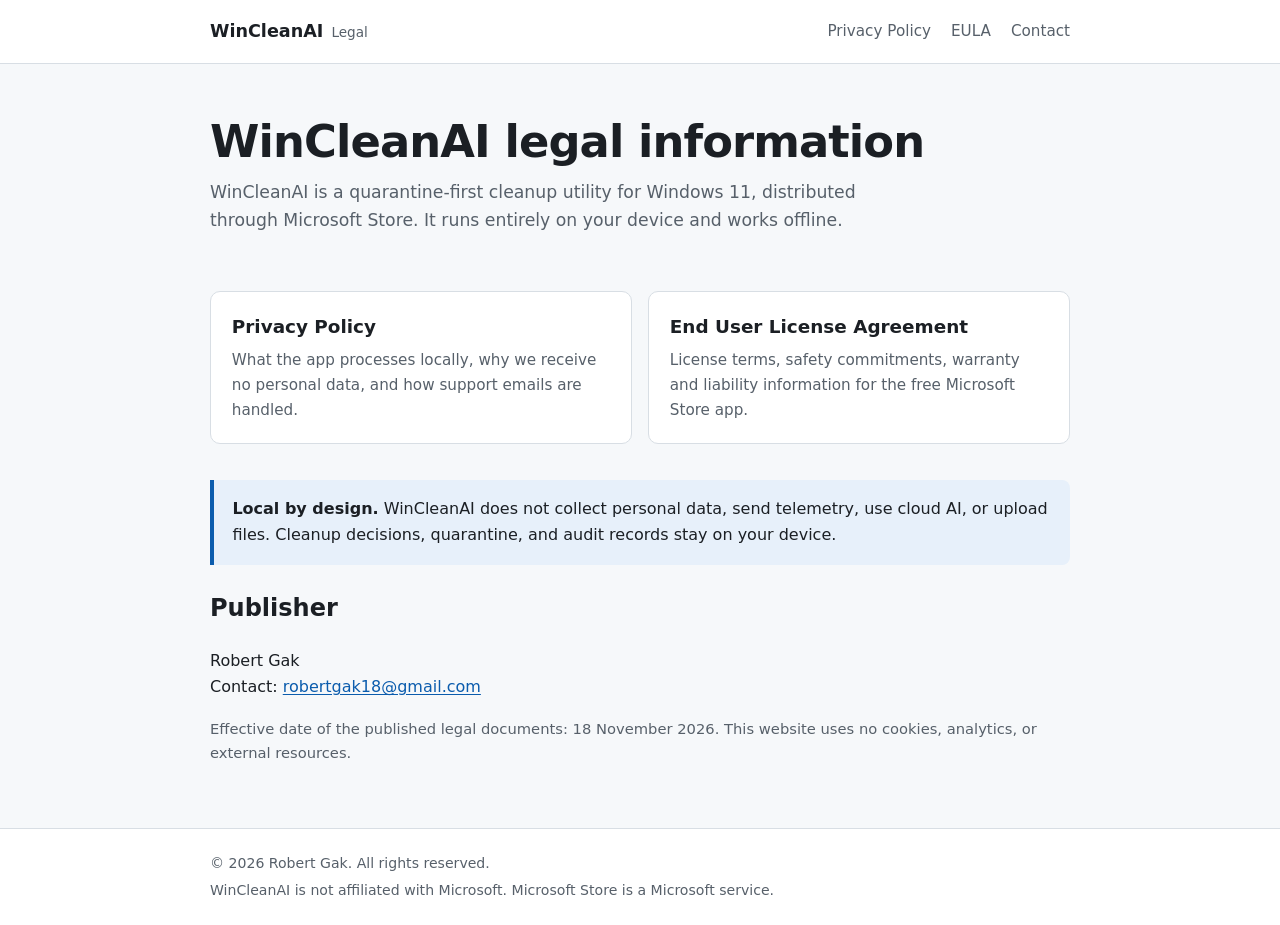
<file: index.html>
<!DOCTYPE html>
<html lang="en">
<head>
  <meta charset="utf-8">
  <meta name="viewport" content="width=device-width, initial-scale=1">
  <title>WinCleanAI — Legal information</title>
  <meta name="description" content="Privacy Policy and End User License Agreement for WinCleanAI, a local-only Windows 11 cleanup utility by Robert Gak.">
  <meta name="theme-color" content="#0b5cad">
  <link rel="stylesheet" href="styles.css">
</head>
<body>
  <a class="skip-link" href="#main">Skip to content</a>

  <header class="site-header">
    <div class="wrap">
      <a class="brand" href="index.html">WinCleanAI <span>Legal</span></a>
      <nav class="site-nav" aria-label="Legal documents">
        <a href="privacy.html">Privacy Policy</a>
        <a href="eula.html">EULA</a>
        <a href="mailto:robertgak18@gmail.com">Contact</a>
      </nav>
    </div>
  </header>

  <main id="main" class="wrap">
    <section class="hero">
      <h1>WinCleanAI legal information</h1>
      <p>
        WinCleanAI is a quarantine-first cleanup utility for Windows 11, distributed
        through Microsoft Store. It runs entirely on your device and works offline.
      </p>
    </section>

    <div class="card-grid">
      <a class="card" href="privacy.html">
        <h2>Privacy Policy</h2>
        <p>
          What the app processes locally, why we receive no personal data, and how
          support emails are handled.
        </p>
      </a>
      <a class="card" href="eula.html">
        <h2>End User License Agreement</h2>
        <p>
          License terms, safety commitments, warranty and liability information for
          the free Microsoft Store app.
        </p>
      </a>
    </div>

    <div class="notice">
      <p>
        <strong>Local by design.</strong> WinCleanAI does not collect personal data,
        send telemetry, use cloud AI, or upload files. Cleanup decisions, quarantine,
        and audit records stay on your device.
      </p>
    </div>

    <section aria-labelledby="publisher">
      <h2 id="publisher">Publisher</h2>
      <p>
        Robert Gak<br>
        Contact: <a href="mailto:robertgak18@gmail.com">robertgak18@gmail.com</a>
      </p>
      <p class="section-note">
        Effective date of the published legal documents: 18 November 2026.
        This website uses no cookies, analytics, or external resources.
      </p>
    </section>
  </main>

  <footer class="site-footer">
    <div class="wrap">
      <p>&copy; 2026 Robert Gak. All rights reserved.</p>
      <p>WinCleanAI is not affiliated with Microsoft. Microsoft Store is a Microsoft service.</p>
    </div>
  </footer>
</body>
</html>
</file>
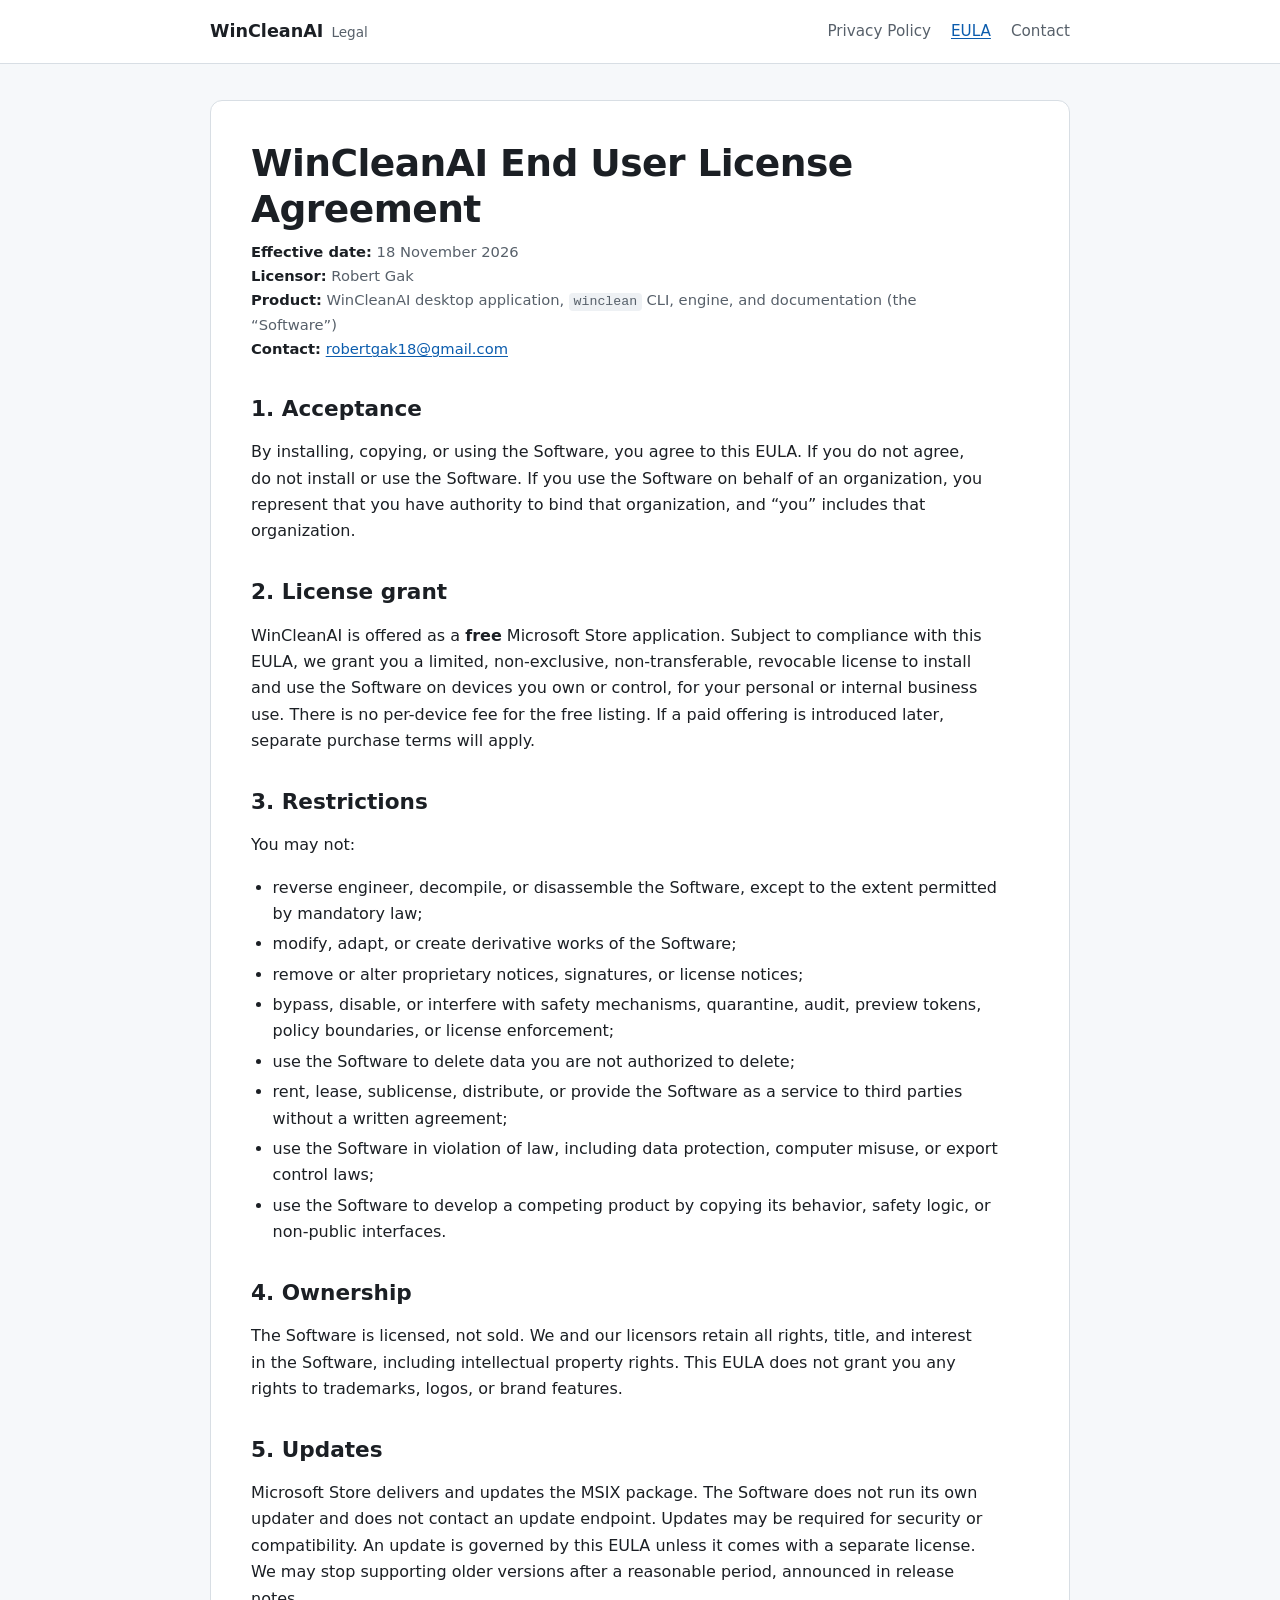
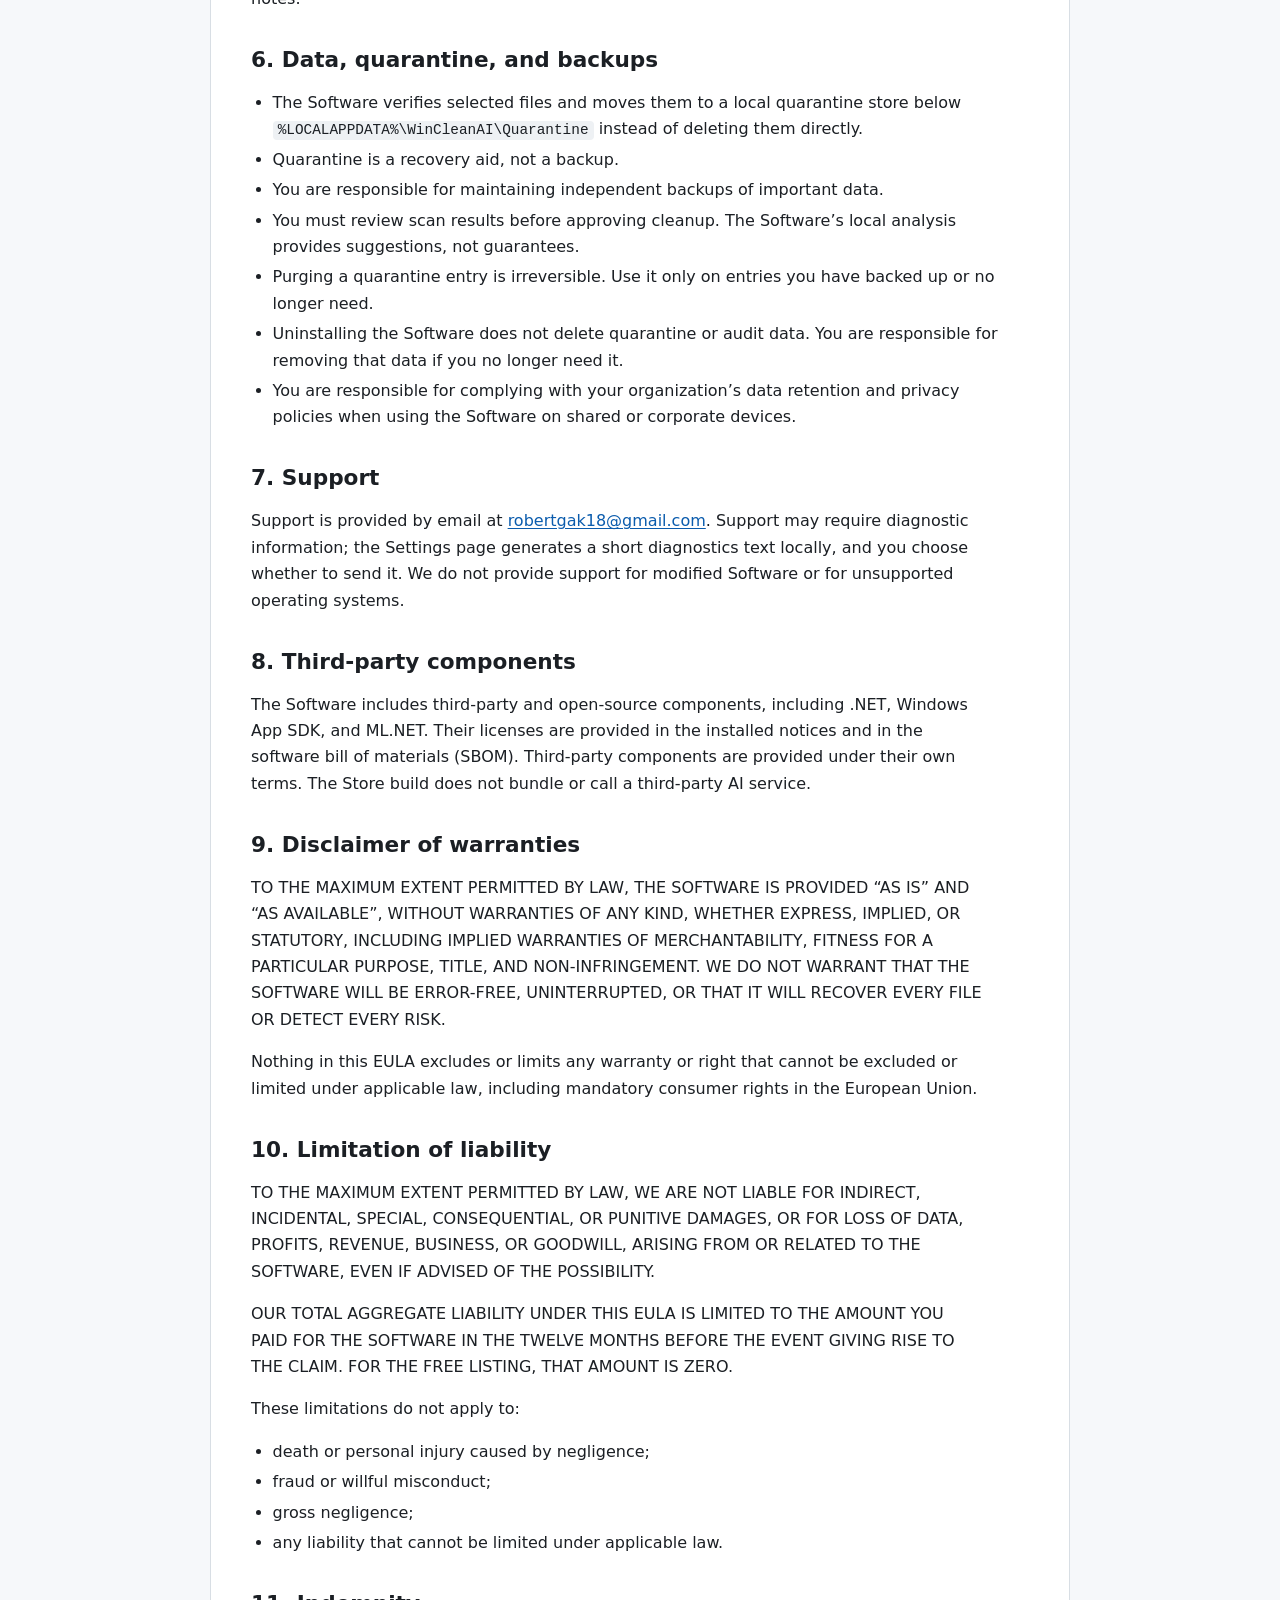
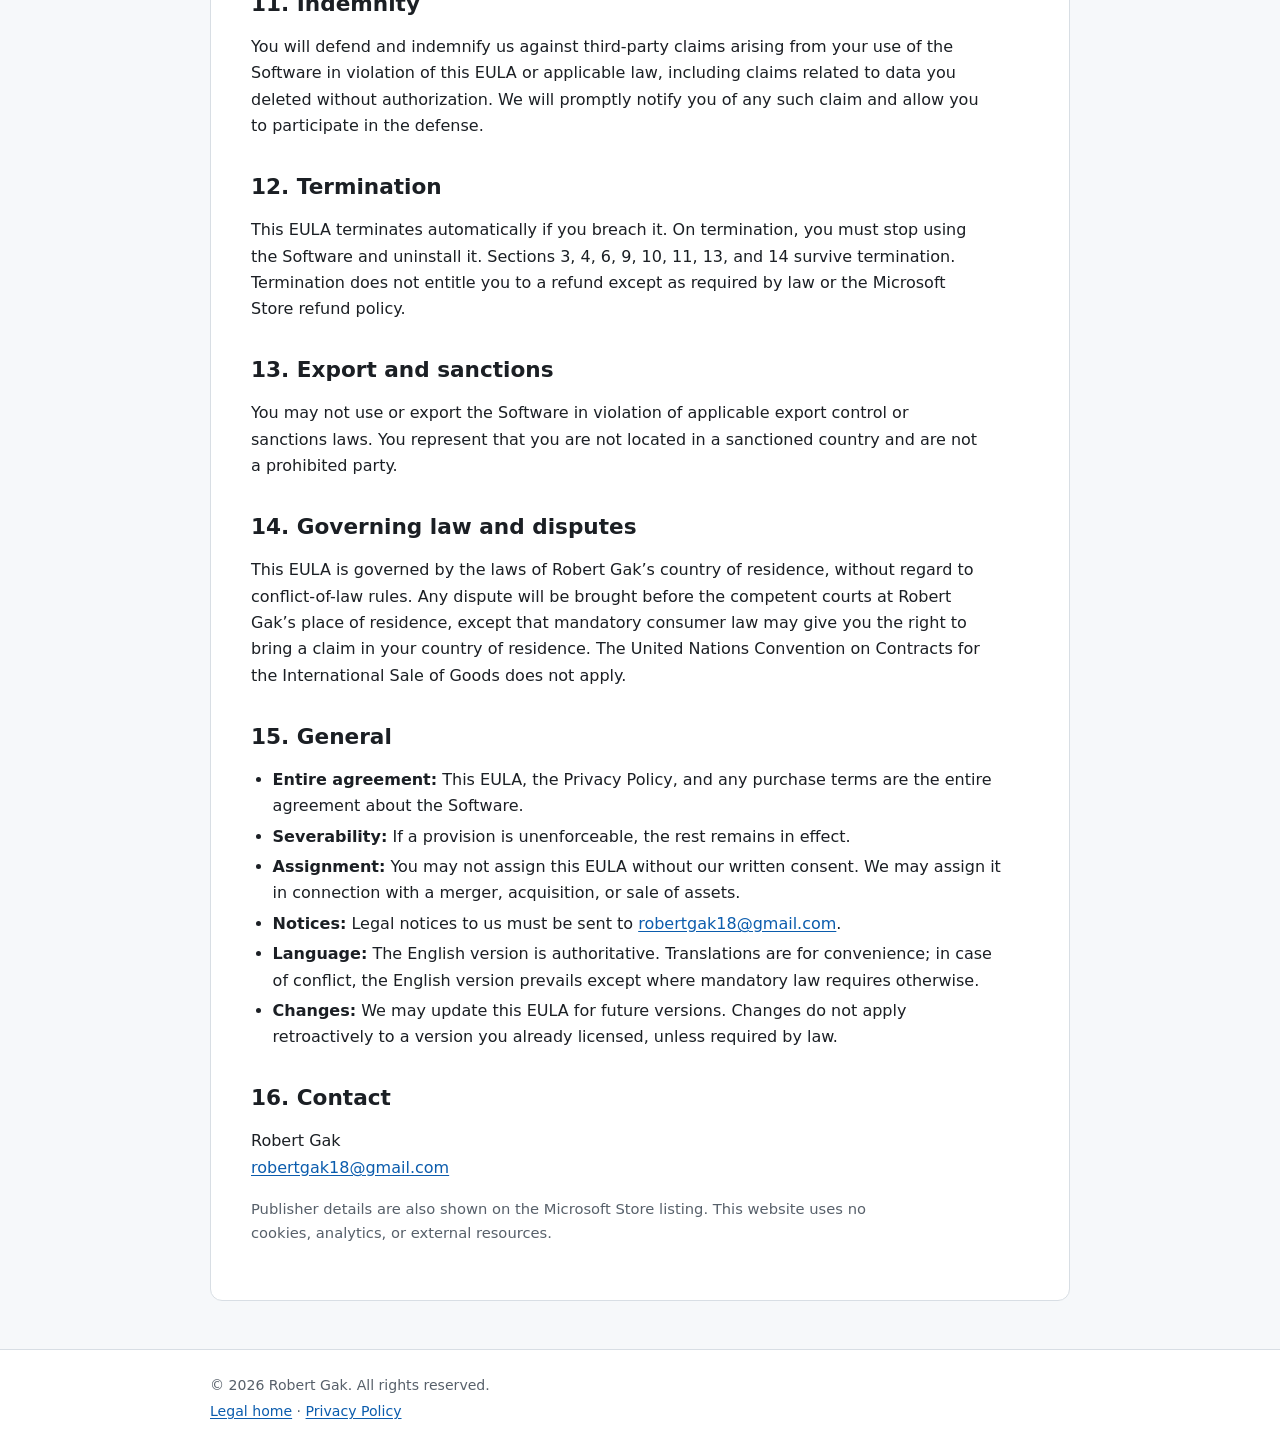
<file: eula.html>
<!DOCTYPE html>
<html lang="en">
<head>
  <meta charset="utf-8">
  <meta name="viewport" content="width=device-width, initial-scale=1">
  <title>WinCleanAI End User License Agreement</title>
  <meta name="description" content="End User License Agreement for WinCleanAI, a free local-only Windows 11 cleanup utility by Robert Gak.">
  <meta name="theme-color" content="#0b5cad">
  <link rel="stylesheet" href="styles.css">
</head>
<body>
  <a class="skip-link" href="#main">Skip to content</a>

  <header class="site-header">
    <div class="wrap">
      <a class="brand" href="index.html">WinCleanAI <span>Legal</span></a>
      <nav class="site-nav" aria-label="Legal documents">
        <a href="privacy.html">Privacy Policy</a>
        <a href="eula.html" aria-current="page">EULA</a>
        <a href="mailto:robertgak18@gmail.com">Contact</a>
      </nav>
    </div>
  </header>

  <main id="main" class="wrap">
    <article>
      <h1>WinCleanAI End User License Agreement</h1>
      <p class="meta">
        <strong>Effective date:</strong> 18 November 2026<br>
        <strong>Licensor:</strong> Robert Gak<br>
        <strong>Product:</strong> WinCleanAI desktop application, <code>winclean</code> CLI, engine, and documentation (the &ldquo;Software&rdquo;)<br>
        <strong>Contact:</strong> <a href="mailto:robertgak18@gmail.com">robertgak18@gmail.com</a>
      </p>

      <h2>1. Acceptance</h2>
      <p>
        By installing, copying, or using the Software, you agree to this EULA. If you do
        not agree, do not install or use the Software. If you use the Software on behalf
        of an organization, you represent that you have authority to bind that
        organization, and &ldquo;you&rdquo; includes that organization.
      </p>

      <h2>2. License grant</h2>
      <p>
        WinCleanAI is offered as a <strong>free</strong> Microsoft Store application.
        Subject to compliance with this EULA, we grant you a limited, non-exclusive,
        non-transferable, revocable license to install and use the Software on devices
        you own or control, for your personal or internal business use. There is no
        per-device fee for the free listing. If a paid offering is introduced later,
        separate purchase terms will apply.
      </p>

      <h2>3. Restrictions</h2>
      <p>You may not:</p>
      <ul>
        <li>reverse engineer, decompile, or disassemble the Software, except to the extent permitted by mandatory law;</li>
        <li>modify, adapt, or create derivative works of the Software;</li>
        <li>remove or alter proprietary notices, signatures, or license notices;</li>
        <li>bypass, disable, or interfere with safety mechanisms, quarantine, audit, preview tokens, policy boundaries, or license enforcement;</li>
        <li>use the Software to delete data you are not authorized to delete;</li>
        <li>rent, lease, sublicense, distribute, or provide the Software as a service to third parties without a written agreement;</li>
        <li>use the Software in violation of law, including data protection, computer misuse, or export control laws;</li>
        <li>use the Software to develop a competing product by copying its behavior, safety logic, or non-public interfaces.</li>
      </ul>

      <h2>4. Ownership</h2>
      <p>
        The Software is licensed, not sold. We and our licensors retain all rights,
        title, and interest in the Software, including intellectual property rights.
        This EULA does not grant you any rights to trademarks, logos, or brand features.
      </p>

      <h2>5. Updates</h2>
      <p>
        Microsoft Store delivers and updates the MSIX package. The Software does not run
        its own updater and does not contact an update endpoint. Updates may be required
        for security or compatibility. An update is governed by this EULA unless it comes
        with a separate license. We may stop supporting older versions after a reasonable
        period, announced in release notes.
      </p>

      <h2>6. Data, quarantine, and backups</h2>
      <ul>
        <li>The Software verifies selected files and moves them to a local quarantine store below <code>%LOCALAPPDATA%\WinCleanAI\Quarantine</code> instead of deleting them directly.</li>
        <li>Quarantine is a recovery aid, not a backup.</li>
        <li>You are responsible for maintaining independent backups of important data.</li>
        <li>You must review scan results before approving cleanup. The Software&rsquo;s local analysis provides suggestions, not guarantees.</li>
        <li>Purging a quarantine entry is irreversible. Use it only on entries you have backed up or no longer need.</li>
        <li>Uninstalling the Software does not delete quarantine or audit data. You are responsible for removing that data if you no longer need it.</li>
        <li>You are responsible for complying with your organization&rsquo;s data retention and privacy policies when using the Software on shared or corporate devices.</li>
      </ul>

      <h2>7. Support</h2>
      <p>
        Support is provided by email at
        <a href="mailto:robertgak18@gmail.com">robertgak18@gmail.com</a>. Support may
        require diagnostic information; the Settings page generates a short diagnostics
        text locally, and you choose whether to send it. We do not provide support for
        modified Software or for unsupported operating systems.
      </p>

      <h2>8. Third-party components</h2>
      <p>
        The Software includes third-party and open-source components, including .NET,
        Windows App SDK, and ML.NET. Their licenses are provided in the installed notices
        and in the software bill of materials (SBOM). Third-party components are provided
        under their own terms. The Store build does not bundle or call a third-party AI
        service.
      </p>

      <h2>9. Disclaimer of warranties</h2>
      <p>
        TO THE MAXIMUM EXTENT PERMITTED BY LAW, THE SOFTWARE IS PROVIDED &ldquo;AS
        IS&rdquo; AND &ldquo;AS AVAILABLE&rdquo;, WITHOUT WARRANTIES OF ANY KIND,
        WHETHER EXPRESS, IMPLIED, OR STATUTORY, INCLUDING IMPLIED WARRANTIES OF
        MERCHANTABILITY, FITNESS FOR A PARTICULAR PURPOSE, TITLE, AND NON-INFRINGEMENT.
        WE DO NOT WARRANT THAT THE SOFTWARE WILL BE ERROR-FREE, UNINTERRUPTED, OR THAT IT
        WILL RECOVER EVERY FILE OR DETECT EVERY RISK.
      </p>
      <p>
        Nothing in this EULA excludes or limits any warranty or right that cannot be
        excluded or limited under applicable law, including mandatory consumer rights in
        the European Union.
      </p>

      <h2>10. Limitation of liability</h2>
      <p>
        TO THE MAXIMUM EXTENT PERMITTED BY LAW, WE ARE NOT LIABLE FOR INDIRECT,
        INCIDENTAL, SPECIAL, CONSEQUENTIAL, OR PUNITIVE DAMAGES, OR FOR LOSS OF DATA,
        PROFITS, REVENUE, BUSINESS, OR GOODWILL, ARISING FROM OR RELATED TO THE SOFTWARE,
        EVEN IF ADVISED OF THE POSSIBILITY.
      </p>
      <p>
        OUR TOTAL AGGREGATE LIABILITY UNDER THIS EULA IS LIMITED TO THE AMOUNT YOU PAID
        FOR THE SOFTWARE IN THE TWELVE MONTHS BEFORE THE EVENT GIVING RISE TO THE CLAIM.
        FOR THE FREE LISTING, THAT AMOUNT IS ZERO.
      </p>
      <p>These limitations do not apply to:</p>
      <ul>
        <li>death or personal injury caused by negligence;</li>
        <li>fraud or willful misconduct;</li>
        <li>gross negligence;</li>
        <li>any liability that cannot be limited under applicable law.</li>
      </ul>

      <h2>11. Indemnity</h2>
      <p>
        You will defend and indemnify us against third-party claims arising from your use
        of the Software in violation of this EULA or applicable law, including claims
        related to data you deleted without authorization. We will promptly notify you of
        any such claim and allow you to participate in the defense.
      </p>

      <h2>12. Termination</h2>
      <p>
        This EULA terminates automatically if you breach it. On termination, you must
        stop using the Software and uninstall it. Sections 3, 4, 6, 9, 10, 11, 13, and 14
        survive termination. Termination does not entitle you to a refund except as
        required by law or the Microsoft Store refund policy.
      </p>

      <h2>13. Export and sanctions</h2>
      <p>
        You may not use or export the Software in violation of applicable export control
        or sanctions laws. You represent that you are not located in a sanctioned country
        and are not a prohibited party.
      </p>

      <h2>14. Governing law and disputes</h2>
      <p>
        This EULA is governed by the laws of Robert Gak&rsquo;s country of residence,
        without regard to conflict-of-law rules. Any dispute will be brought before the
        competent courts at Robert Gak&rsquo;s place of residence, except that mandatory
        consumer law may give you the right to bring a claim in your country of
        residence. The United Nations Convention on Contracts for the International Sale
        of Goods does not apply.
      </p>

      <h2>15. General</h2>
      <ul>
        <li><strong>Entire agreement:</strong> This EULA, the Privacy Policy, and any purchase terms are the entire agreement about the Software.</li>
        <li><strong>Severability:</strong> If a provision is unenforceable, the rest remains in effect.</li>
        <li><strong>Assignment:</strong> You may not assign this EULA without our written consent. We may assign it in connection with a merger, acquisition, or sale of assets.</li>
        <li><strong>Notices:</strong> Legal notices to us must be sent to <a href="mailto:robertgak18@gmail.com">robertgak18@gmail.com</a>.</li>
        <li><strong>Language:</strong> The English version is authoritative. Translations are for convenience; in case of conflict, the English version prevails except where mandatory law requires otherwise.</li>
        <li><strong>Changes:</strong> We may update this EULA for future versions. Changes do not apply retroactively to a version you already licensed, unless required by law.</li>
      </ul>

      <h2>16. Contact</h2>
      <p>
        Robert Gak<br>
        <a href="mailto:robertgak18@gmail.com">robertgak18@gmail.com</a>
      </p>
      <p class="section-note">
        Publisher details are also shown on the Microsoft Store listing. This website
        uses no cookies, analytics, or external resources.
      </p>
    </article>
  </main>

  <footer class="site-footer">
    <div class="wrap">
      <p>&copy; 2026 Robert Gak. All rights reserved.</p>
      <p><a href="index.html">Legal home</a> &middot; <a href="privacy.html">Privacy Policy</a></p>
    </div>
  </footer>
</body>
</html>
</file>
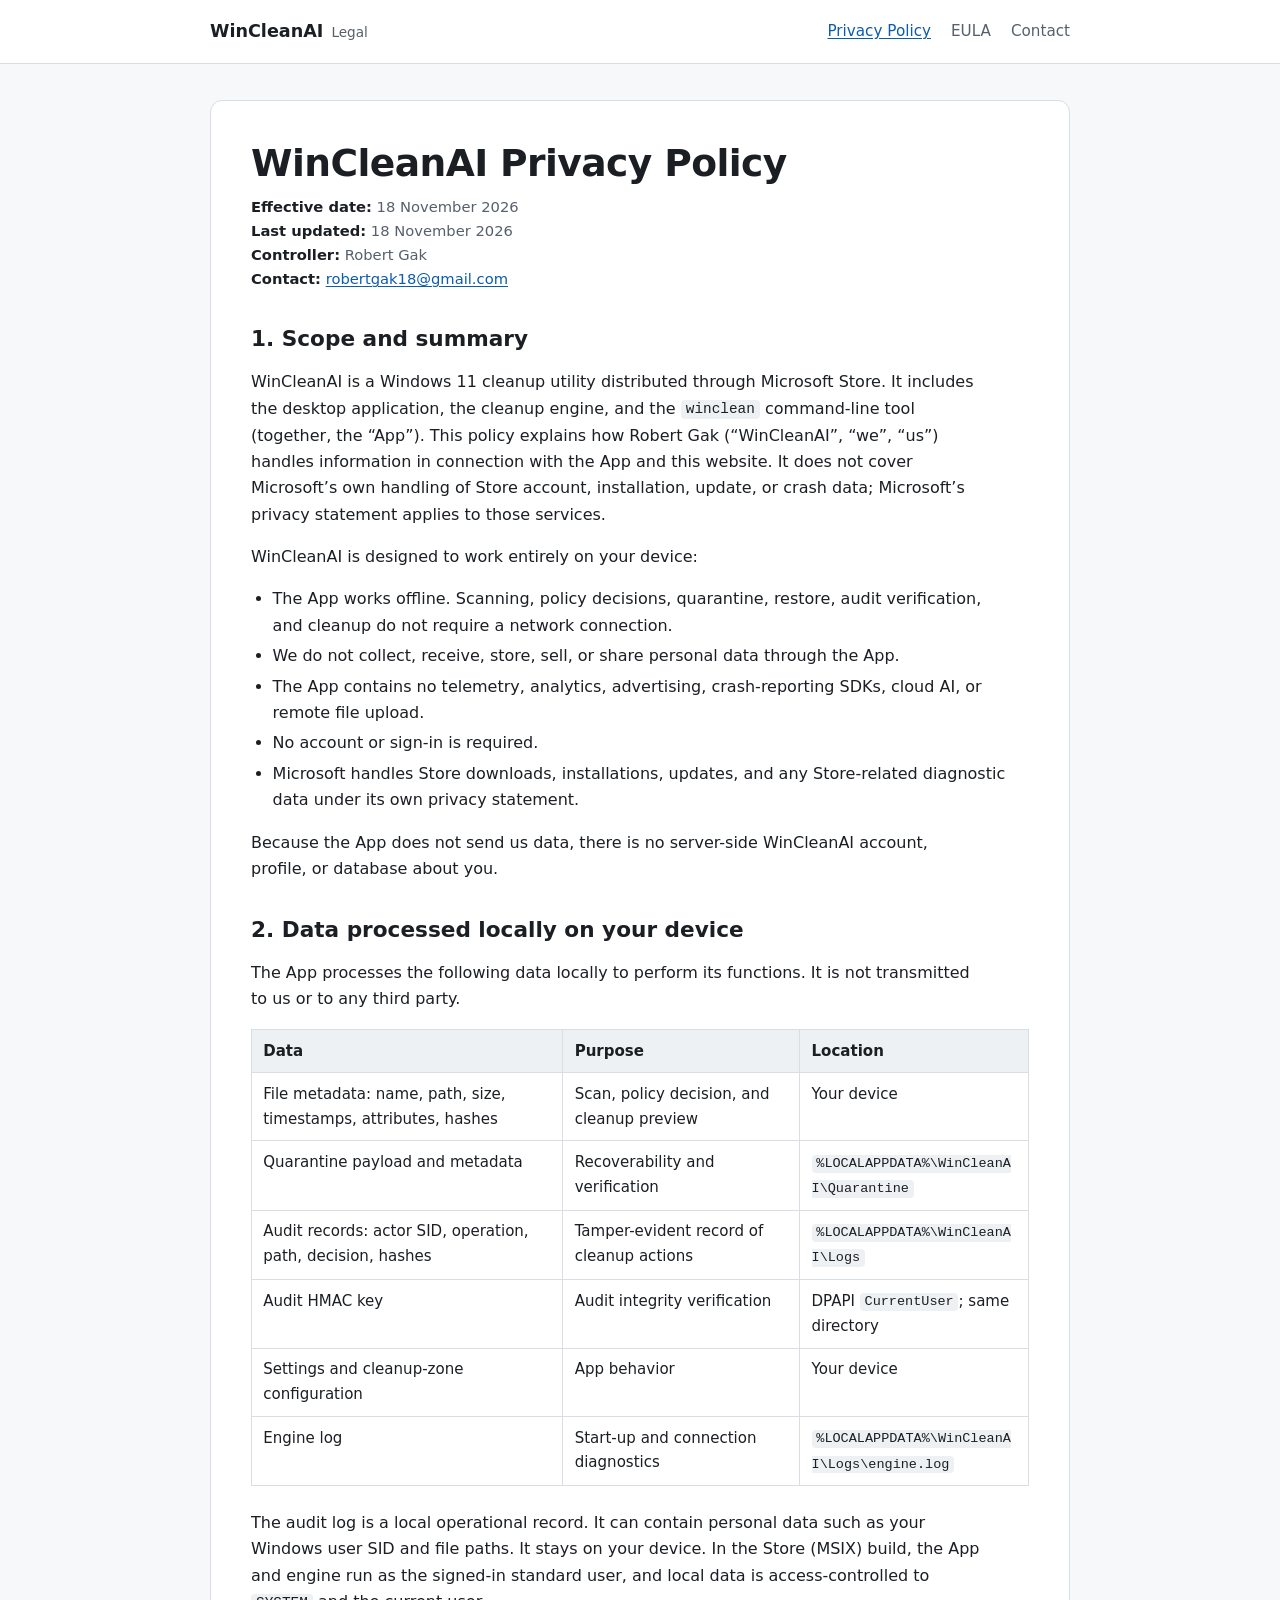
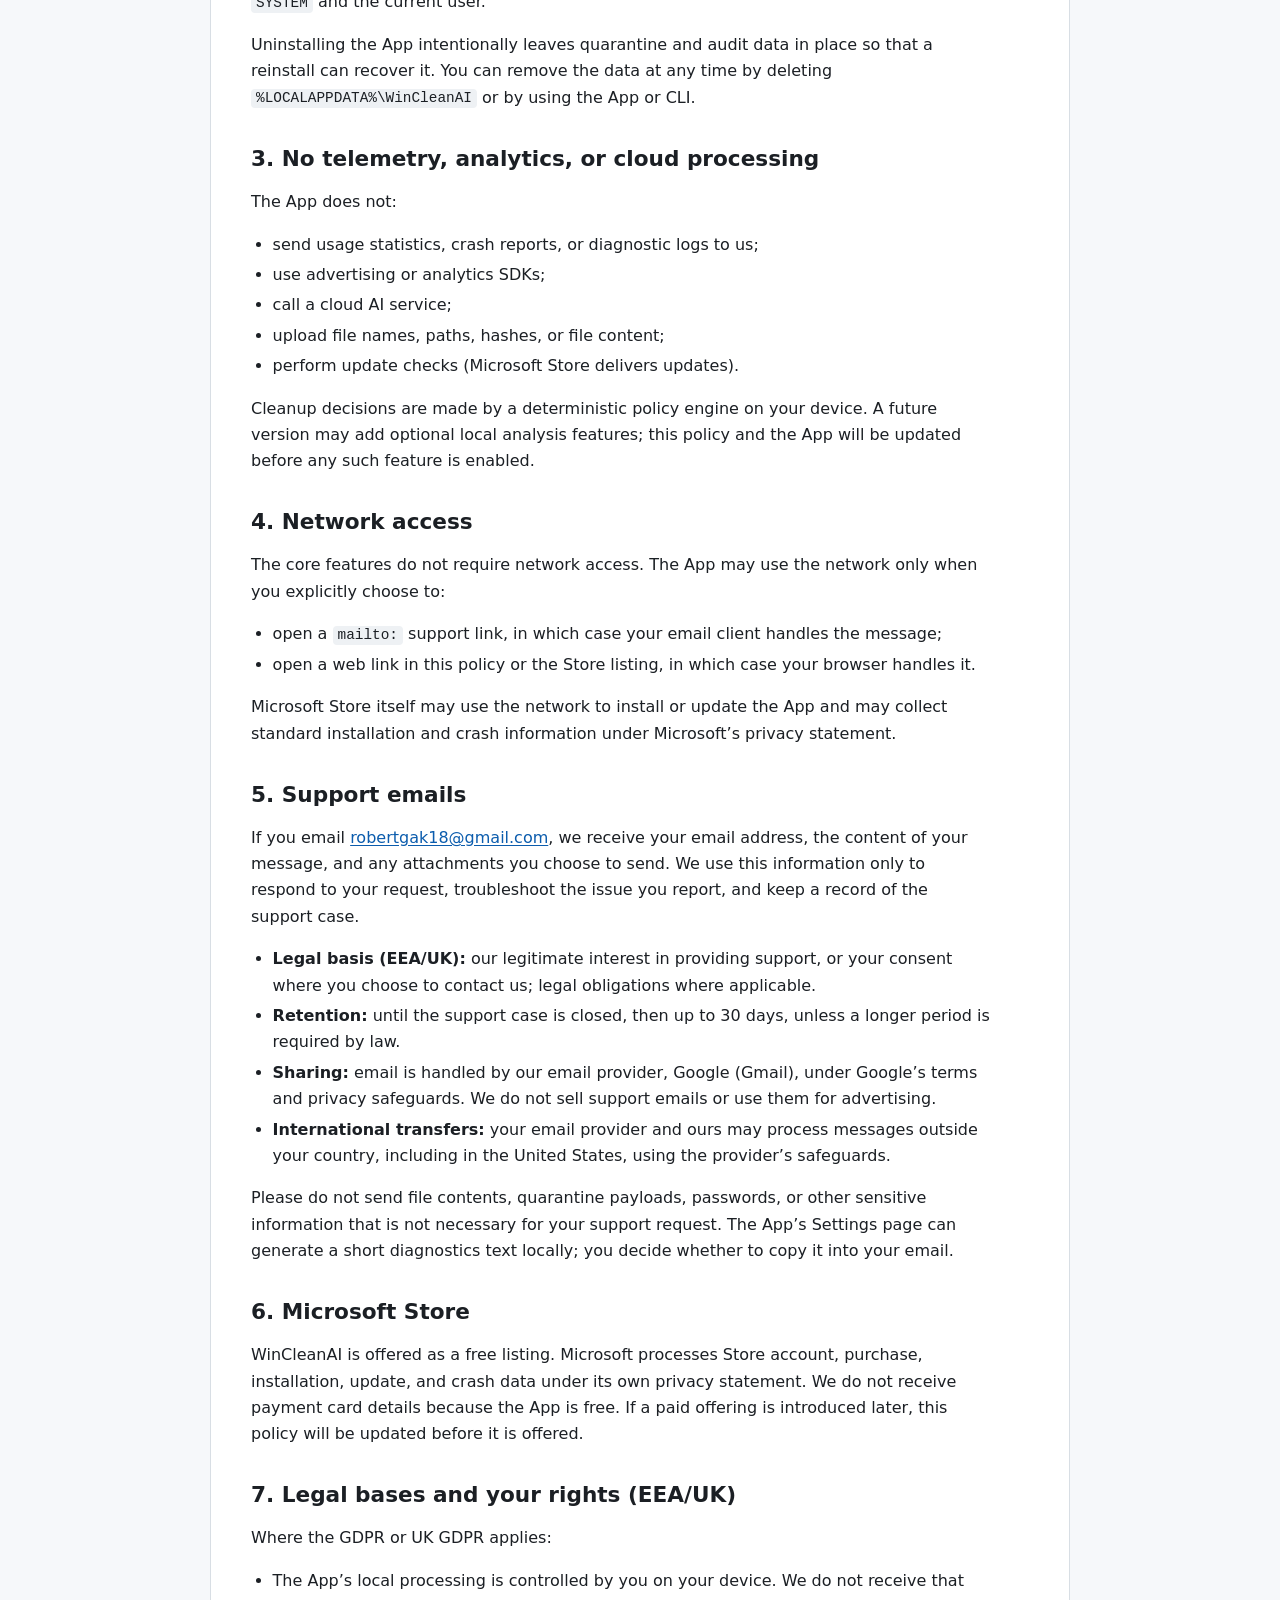
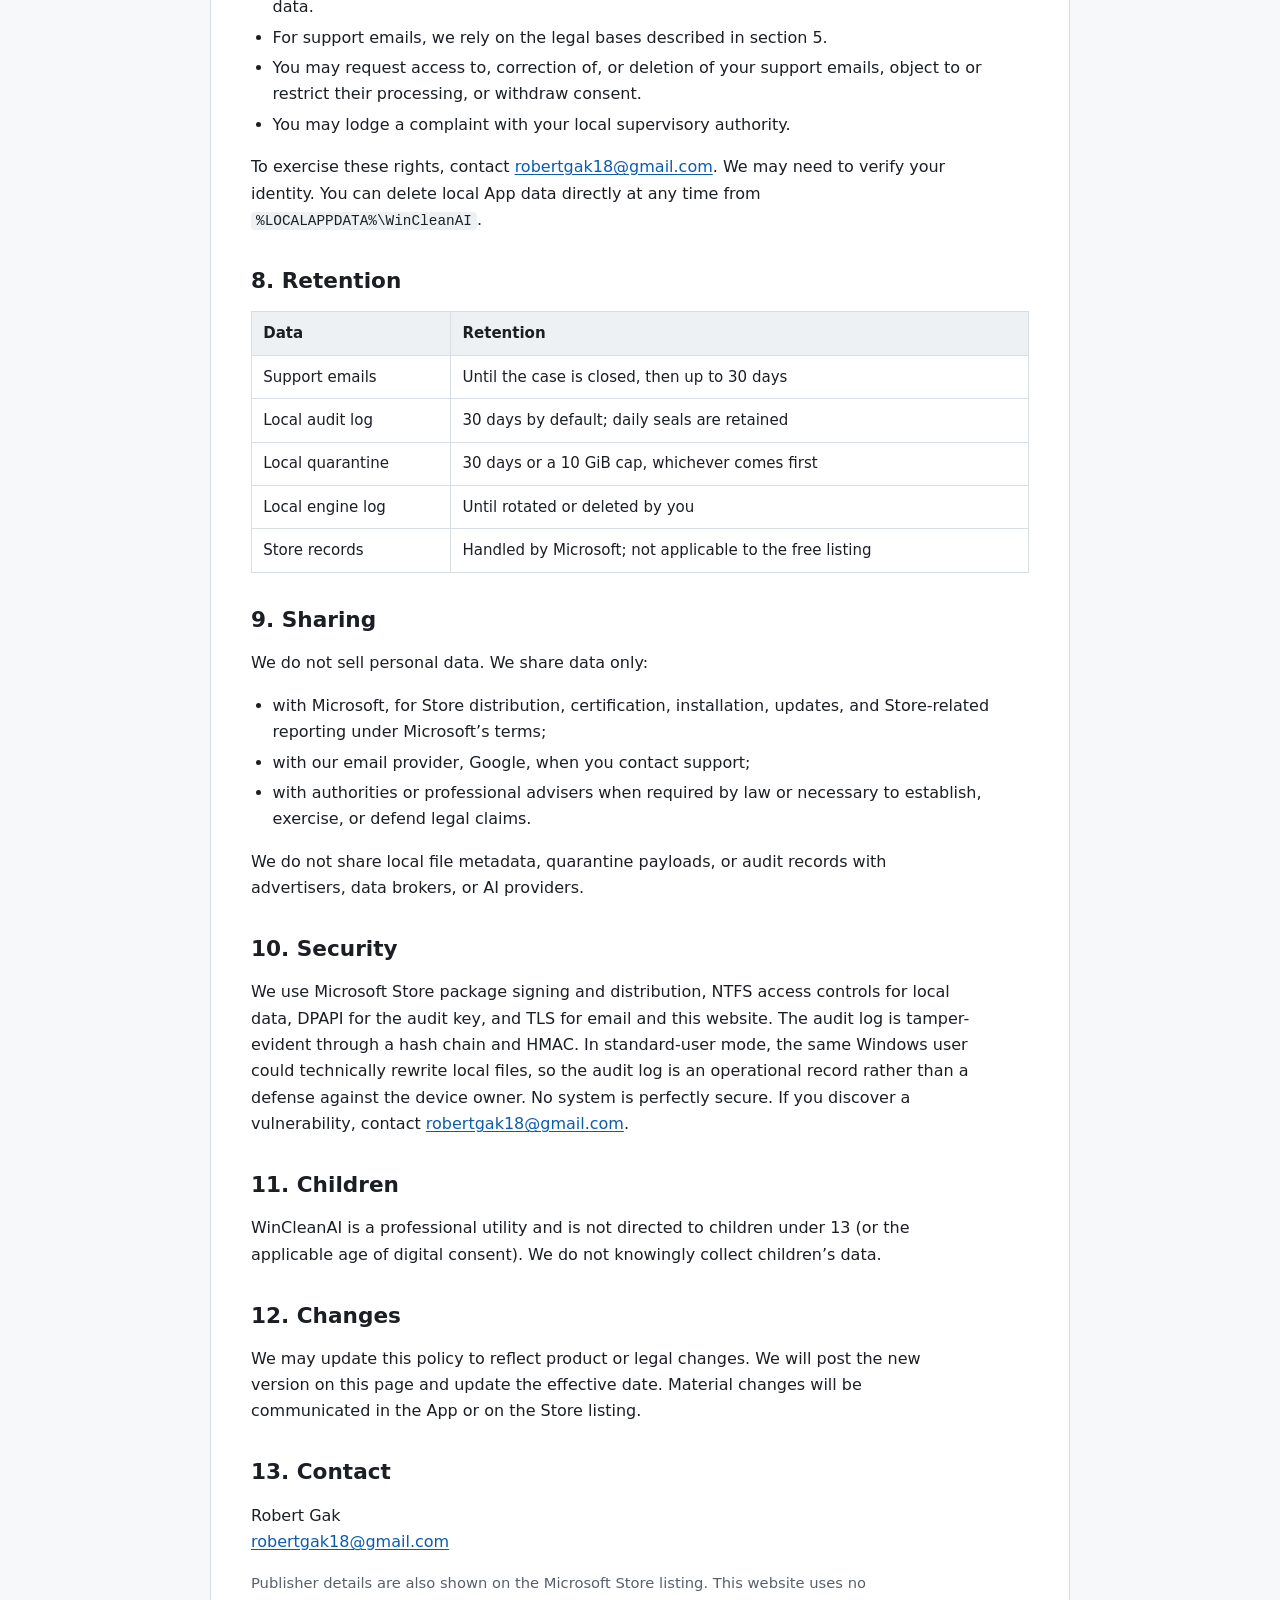
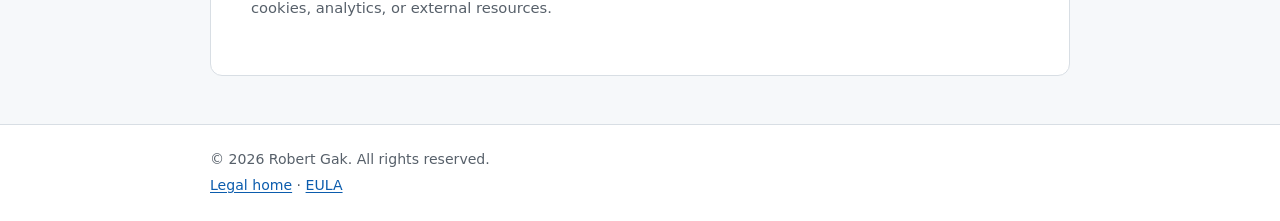
<file: privacy.html>
<!DOCTYPE html>
<html lang="en">
<head>
  <meta charset="utf-8">
  <meta name="viewport" content="width=device-width, initial-scale=1">
  <title>WinCleanAI Privacy Policy</title>
  <meta name="description" content="Privacy Policy for WinCleanAI: local-only processing, no telemetry, no personal data collection, and no cloud AI.">
  <meta name="theme-color" content="#0b5cad">
  <link rel="stylesheet" href="styles.css">
</head>
<body>
  <a class="skip-link" href="#main">Skip to content</a>

  <header class="site-header">
    <div class="wrap">
      <a class="brand" href="index.html">WinCleanAI <span>Legal</span></a>
      <nav class="site-nav" aria-label="Legal documents">
        <a href="privacy.html" aria-current="page">Privacy Policy</a>
        <a href="eula.html">EULA</a>
        <a href="mailto:robertgak18@gmail.com">Contact</a>
      </nav>
    </div>
  </header>

  <main id="main" class="wrap">
    <article>
      <h1>WinCleanAI Privacy Policy</h1>
      <p class="meta">
        <strong>Effective date:</strong> 18 November 2026<br>
        <strong>Last updated:</strong> 18 November 2026<br>
        <strong>Controller:</strong> Robert Gak<br>
        <strong>Contact:</strong> <a href="mailto:robertgak18@gmail.com">robertgak18@gmail.com</a>
      </p>

      <h2>1. Scope and summary</h2>
      <p>
        WinCleanAI is a Windows 11 cleanup utility distributed through Microsoft Store.
        It includes the desktop application, the cleanup engine, and the
        <code>winclean</code> command-line tool (together, the &ldquo;App&rdquo;).
        This policy explains how Robert Gak (&ldquo;WinCleanAI&rdquo;,
        &ldquo;we&rdquo;, &ldquo;us&rdquo;) handles information in connection with
        the App and this website. It does not cover Microsoft&rsquo;s own handling of
        Store account, installation, update, or crash data; Microsoft&rsquo;s privacy
        statement applies to those services.
      </p>
      <p>WinCleanAI is designed to work entirely on your device:</p>
      <ul>
        <li>The App works offline. Scanning, policy decisions, quarantine, restore, audit verification, and cleanup do not require a network connection.</li>
        <li>We do not collect, receive, store, sell, or share personal data through the App.</li>
        <li>The App contains no telemetry, analytics, advertising, crash-reporting SDKs, cloud AI, or remote file upload.</li>
        <li>No account or sign-in is required.</li>
        <li>Microsoft handles Store downloads, installations, updates, and any Store-related diagnostic data under its own privacy statement.</li>
      </ul>
      <p>
        Because the App does not send us data, there is no server-side WinCleanAI
        account, profile, or database about you.
      </p>

      <h2>2. Data processed locally on your device</h2>
      <p>
        The App processes the following data locally to perform its functions. It is
        not transmitted to us or to any third party.
      </p>
      <div class="table-scroll" role="region" aria-label="Data processed locally" tabindex="0">
        <table>
        <thead>
          <tr>
            <th scope="col">Data</th>
            <th scope="col">Purpose</th>
            <th scope="col">Location</th>
          </tr>
        </thead>
        <tbody>
          <tr>
            <td>File metadata: name, path, size, timestamps, attributes, hashes</td>
            <td>Scan, policy decision, and cleanup preview</td>
            <td>Your device</td>
          </tr>
          <tr>
            <td>Quarantine payload and metadata</td>
            <td>Recoverability and verification</td>
            <td><code>%LOCALAPPDATA%\WinCleanAI\Quarantine</code></td>
          </tr>
          <tr>
            <td>Audit records: actor SID, operation, path, decision, hashes</td>
            <td>Tamper-evident record of cleanup actions</td>
            <td><code>%LOCALAPPDATA%\WinCleanAI\Logs</code></td>
          </tr>
          <tr>
            <td>Audit HMAC key</td>
            <td>Audit integrity verification</td>
            <td>DPAPI <code>CurrentUser</code>; same directory</td>
          </tr>
          <tr>
            <td>Settings and cleanup-zone configuration</td>
            <td>App behavior</td>
            <td>Your device</td>
          </tr>
          <tr>
            <td>Engine log</td>
            <td>Start-up and connection diagnostics</td>
            <td><code>%LOCALAPPDATA%\WinCleanAI\Logs\engine.log</code></td>
          </tr>
        </tbody>
        </table>
      </div>
      <p>
        The audit log is a local operational record. It can contain personal data such
        as your Windows user SID and file paths. It stays on your device. In the Store
        (MSIX) build, the App and engine run as the signed-in standard user, and local
        data is access-controlled to <code>SYSTEM</code> and the current user.
      </p>
      <p>
        Uninstalling the App intentionally leaves quarantine and audit data in place so
        that a reinstall can recover it. You can remove the data at any time by deleting
        <code>%LOCALAPPDATA%\WinCleanAI</code> or by using the App or CLI.
      </p>

      <h2>3. No telemetry, analytics, or cloud processing</h2>
      <p>The App does not:</p>
      <ul>
        <li>send usage statistics, crash reports, or diagnostic logs to us;</li>
        <li>use advertising or analytics SDKs;</li>
        <li>call a cloud AI service;</li>
        <li>upload file names, paths, hashes, or file content;</li>
        <li>perform update checks (Microsoft Store delivers updates).</li>
      </ul>
      <p>
        Cleanup decisions are made by a deterministic policy engine on your device. A
        future version may add optional local analysis features; this policy and the App
        will be updated before any such feature is enabled.
      </p>

      <h2>4. Network access</h2>
      <p>
        The core features do not require network access. The App may use the network
        only when you explicitly choose to:
      </p>
      <ul>
        <li>open a <code>mailto:</code> support link, in which case your email client handles the message;</li>
        <li>open a web link in this policy or the Store listing, in which case your browser handles it.</li>
      </ul>
      <p>
        Microsoft Store itself may use the network to install or update the App and may
        collect standard installation and crash information under Microsoft&rsquo;s
        privacy statement.
      </p>

      <h2>5. Support emails</h2>
      <p>
        If you email <a href="mailto:robertgak18@gmail.com">robertgak18@gmail.com</a>,
        we receive your email address, the content of your message, and any attachments
        you choose to send. We use this information only to respond to your request,
        troubleshoot the issue you report, and keep a record of the support case.
      </p>
      <ul>
        <li><strong>Legal basis (EEA/UK):</strong> our legitimate interest in providing support, or your consent where you choose to contact us; legal obligations where applicable.</li>
        <li><strong>Retention:</strong> until the support case is closed, then up to 30 days, unless a longer period is required by law.</li>
        <li><strong>Sharing:</strong> email is handled by our email provider, Google (Gmail), under Google&rsquo;s terms and privacy safeguards. We do not sell support emails or use them for advertising.</li>
        <li><strong>International transfers:</strong> your email provider and ours may process messages outside your country, including in the United States, using the provider&rsquo;s safeguards.</li>
      </ul>
      <p>
        Please do not send file contents, quarantine payloads, passwords, or other
        sensitive information that is not necessary for your support request. The
        App&rsquo;s Settings page can generate a short diagnostics text locally; you
        decide whether to copy it into your email.
      </p>

      <h2>6. Microsoft Store</h2>
      <p>
        WinCleanAI is offered as a free listing. Microsoft processes Store account,
        purchase, installation, update, and crash data under its own privacy statement.
        We do not receive payment card details because the App is free. If a paid
        offering is introduced later, this policy will be updated before it is offered.
      </p>

      <h2>7. Legal bases and your rights (EEA/UK)</h2>
      <p>Where the GDPR or UK GDPR applies:</p>
      <ul>
        <li>The App&rsquo;s local processing is controlled by you on your device. We do not receive that data.</li>
        <li>For support emails, we rely on the legal bases described in section 5.</li>
        <li>You may request access to, correction of, or deletion of your support emails, object to or restrict their processing, or withdraw consent.</li>
        <li>You may lodge a complaint with your local supervisory authority.</li>
      </ul>
      <p>
        To exercise these rights, contact
        <a href="mailto:robertgak18@gmail.com">robertgak18@gmail.com</a>. We may need to
        verify your identity. You can delete local App data directly at any time from
        <code>%LOCALAPPDATA%\WinCleanAI</code>.
      </p>

      <h2>8. Retention</h2>
      <div class="table-scroll" role="region" aria-label="Retention periods" tabindex="0">
        <table>
        <thead>
          <tr>
            <th scope="col">Data</th>
            <th scope="col">Retention</th>
          </tr>
        </thead>
        <tbody>
          <tr>
            <td>Support emails</td>
            <td>Until the case is closed, then up to 30 days</td>
          </tr>
          <tr>
            <td>Local audit log</td>
            <td>30 days by default; daily seals are retained</td>
          </tr>
          <tr>
            <td>Local quarantine</td>
            <td>30 days or a 10 GiB cap, whichever comes first</td>
          </tr>
          <tr>
            <td>Local engine log</td>
            <td>Until rotated or deleted by you</td>
          </tr>
          <tr>
            <td>Store records</td>
            <td>Handled by Microsoft; not applicable to the free listing</td>
          </tr>
        </tbody>
        </table>
      </div>

      <h2>9. Sharing</h2>
      <p>We do not sell personal data. We share data only:</p>
      <ul>
        <li>with Microsoft, for Store distribution, certification, installation, updates, and Store-related reporting under Microsoft&rsquo;s terms;</li>
        <li>with our email provider, Google, when you contact support;</li>
        <li>with authorities or professional advisers when required by law or necessary to establish, exercise, or defend legal claims.</li>
      </ul>
      <p>
        We do not share local file metadata, quarantine payloads, or audit records with
        advertisers, data brokers, or AI providers.
      </p>

      <h2>10. Security</h2>
      <p>
        We use Microsoft Store package signing and distribution, NTFS access controls
        for local data, DPAPI for the audit key, and TLS for email and this website. The
        audit log is tamper-evident through a hash chain and HMAC. In standard-user mode,
        the same Windows user could technically rewrite local files, so the audit log is
        an operational record rather than a defense against the device owner. No system
        is perfectly secure. If you discover a vulnerability, contact
        <a href="mailto:robertgak18@gmail.com">robertgak18@gmail.com</a>.
      </p>

      <h2>11. Children</h2>
      <p>
        WinCleanAI is a professional utility and is not directed to children under 13
        (or the applicable age of digital consent). We do not knowingly collect
        children&rsquo;s data.
      </p>

      <h2>12. Changes</h2>
      <p>
        We may update this policy to reflect product or legal changes. We will post the
        new version on this page and update the effective date. Material changes will be
        communicated in the App or on the Store listing.
      </p>

      <h2>13. Contact</h2>
      <p>
        Robert Gak<br>
        <a href="mailto:robertgak18@gmail.com">robertgak18@gmail.com</a>
      </p>
      <p class="section-note">
        Publisher details are also shown on the Microsoft Store listing. This website
        uses no cookies, analytics, or external resources.
      </p>
    </article>
  </main>

  <footer class="site-footer">
    <div class="wrap">
      <p>&copy; 2026 Robert Gak. All rights reserved.</p>
      <p><a href="index.html">Legal home</a> &middot; <a href="eula.html">EULA</a></p>
    </div>
  </footer>
</body>
</html>
</file>
<file: styles.css>
:root {
  color-scheme: light dark;
  --bg: #f6f8fa;
  --surface: #ffffff;
  --text: #1b1f24;
  --muted: #57606a;
  --accent: #0b5cad;
  --accent-soft: #e7f0fa;
  --border: #d8dee4;
  --code-bg: #eef1f4;
}

@media (prefers-color-scheme: dark) {
  :root {
    --bg: #0f1216;
    --surface: #171b21;
    --text: #e6e9ed;
    --muted: #a2abb6;
    --accent: #79b8ff;
    --accent-soft: #17263a;
    --border: #2b323b;
    --code-bg: #20262e;
  }
}

* {
  box-sizing: border-box;
}

html {
  font-size: 100%;
}

body {
  margin: 0;
  background: var(--bg);
  color: var(--text);
  font-family: system-ui, -apple-system, "Segoe UI", Roboto, "Helvetica Neue", Arial, sans-serif;
  line-height: 1.65;
  text-rendering: optimizeLegibility;
  -webkit-font-smoothing: antialiased;
}

a {
  color: var(--accent);
  text-underline-offset: 0.15em;
}

a:hover {
  text-decoration-thickness: 2px;
}

a:focus-visible,
button:focus-visible {
  outline: 3px solid var(--accent);
  outline-offset: 3px;
  border-radius: 3px;
}

.wrap {
  width: min(100% - 2.5rem, 860px);
  margin-inline: auto;
}

.skip-link {
  position: absolute;
  left: -9999px;
  top: 0;
  background: var(--surface);
  color: var(--text);
  padding: 0.6rem 1rem;
  border: 1px solid var(--border);
  z-index: 10;
}

.skip-link:focus {
  left: 1rem;
  top: 1rem;
}

.site-header {
  background: var(--surface);
  border-bottom: 1px solid var(--border);
}

.site-header .wrap {
  display: flex;
  flex-wrap: wrap;
  align-items: center;
  justify-content: space-between;
  gap: 0.75rem 1.5rem;
  padding-block: 1rem;
}

.brand {
  display: inline-flex;
  align-items: baseline;
  gap: 0.5rem;
  color: var(--text);
  font-weight: 700;
  font-size: 1.1rem;
  text-decoration: none;
}

.brand span {
  color: var(--muted);
  font-weight: 500;
  font-size: 0.85rem;
}

.site-nav {
  display: flex;
  flex-wrap: wrap;
  gap: 0.35rem 1.25rem;
  font-size: 0.95rem;
}

.site-nav a {
  color: var(--muted);
  text-decoration: none;
  padding-block: 0.2rem;
}

.site-nav a:hover,
.site-nav a[aria-current="page"] {
  color: var(--accent);
  text-decoration: underline;
}

main {
  padding-block: 2.25rem 3rem;
}

.hero {
  padding-block: 1rem 2rem;
}

.hero h1 {
  margin: 0 0 0.6rem;
  font-size: clamp(2rem, 5vw, 2.8rem);
  line-height: 1.15;
  letter-spacing: -0.02em;
}

.hero p {
  margin: 0;
  max-width: 62ch;
  font-size: 1.08rem;
  color: var(--muted);
}

.card-grid {
  display: grid;
  grid-template-columns: repeat(auto-fit, minmax(240px, 1fr));
  gap: 1rem;
  margin-block: 1.5rem 2.25rem;
}

.card {
  display: block;
  background: var(--surface);
  border: 1px solid var(--border);
  border-radius: 10px;
  padding: 1.25rem 1.3rem;
  color: var(--text);
  text-decoration: none;
}

.card:hover {
  border-color: var(--accent);
}

.card h2 {
  margin: 0 0 0.35rem;
  font-size: 1.15rem;
}

.card p {
  margin: 0;
  color: var(--muted);
  font-size: 0.95rem;
}

.notice {
  background: var(--accent-soft);
  border-left: 4px solid var(--accent);
  border-radius: 0 8px 8px 0;
  padding: 1rem 1.15rem;
  margin-block: 1.5rem;
}

.notice p {
  margin: 0;
}

article {
  background: var(--surface);
  border: 1px solid var(--border);
  border-radius: 12px;
  padding: clamp(1.25rem, 4vw, 2.5rem);
}

article h1 {
  margin: 0 0 0.5rem;
  font-size: clamp(1.8rem, 4vw, 2.35rem);
  line-height: 1.2;
  letter-spacing: -0.015em;
}

.meta {
  margin: 0 0 1.75rem;
  color: var(--muted);
  font-size: 0.92rem;
}

.meta strong {
  color: var(--text);
  font-weight: 600;
}

article h2 {
  margin: 2.1rem 0 0.65rem;
  font-size: 1.35rem;
  line-height: 1.3;
}

article h3 {
  margin: 1.6rem 0 0.5rem;
  font-size: 1.08rem;
}

article p,
article li {
  max-width: 72ch;
}

article ul,
article ol {
  padding-left: 1.35rem;
}

article li + li {
  margin-top: 0.25rem;
}

.table-scroll {
  margin-block: 1rem 1.5rem;
  overflow-x: auto;
  -webkit-overflow-scrolling: touch;
}

.table-scroll:focus-visible {
  outline: 3px solid var(--accent);
  outline-offset: 2px;
}

article table {
  width: 100%;
  border-collapse: collapse;
  margin-block: 0;
  font-size: 0.94rem;
}

.table-scroll table {
  min-width: 640px;
}

article th,
article td {
  border: 1px solid var(--border);
  padding: 0.55rem 0.7rem;
  text-align: left;
  vertical-align: top;
}

article th {
  background: var(--code-bg);
  font-weight: 600;
}

code {
  background: var(--code-bg);
  border-radius: 4px;
  padding: 0.1em 0.35em;
  font-family: ui-monospace, SFMono-Regular, Consolas, "Liberation Mono", monospace;
  font-size: 0.9em;
  overflow-wrap: anywhere;
}

.section-note {
  color: var(--muted);
  font-size: 0.92rem;
}

.site-footer {
  border-top: 1px solid var(--border);
  background: var(--surface);
  color: var(--muted);
  font-size: 0.88rem;
}

.site-footer .wrap {
  padding-block: 1.25rem;
}

.site-footer p {
  margin: 0.2rem 0;
}

@media print {
  :root {
    color-scheme: light;
  }

  body {
    background: #ffffff;
    color: #000000;
  }

  .site-header,
  .site-footer,
  .skip-link {
    display: none;
  }

  main {
    padding: 0;
  }

  article {
    border: 0;
    padding: 0;
  }

  a {
    color: #000000;
    text-decoration: underline;
  }
}
</file>
